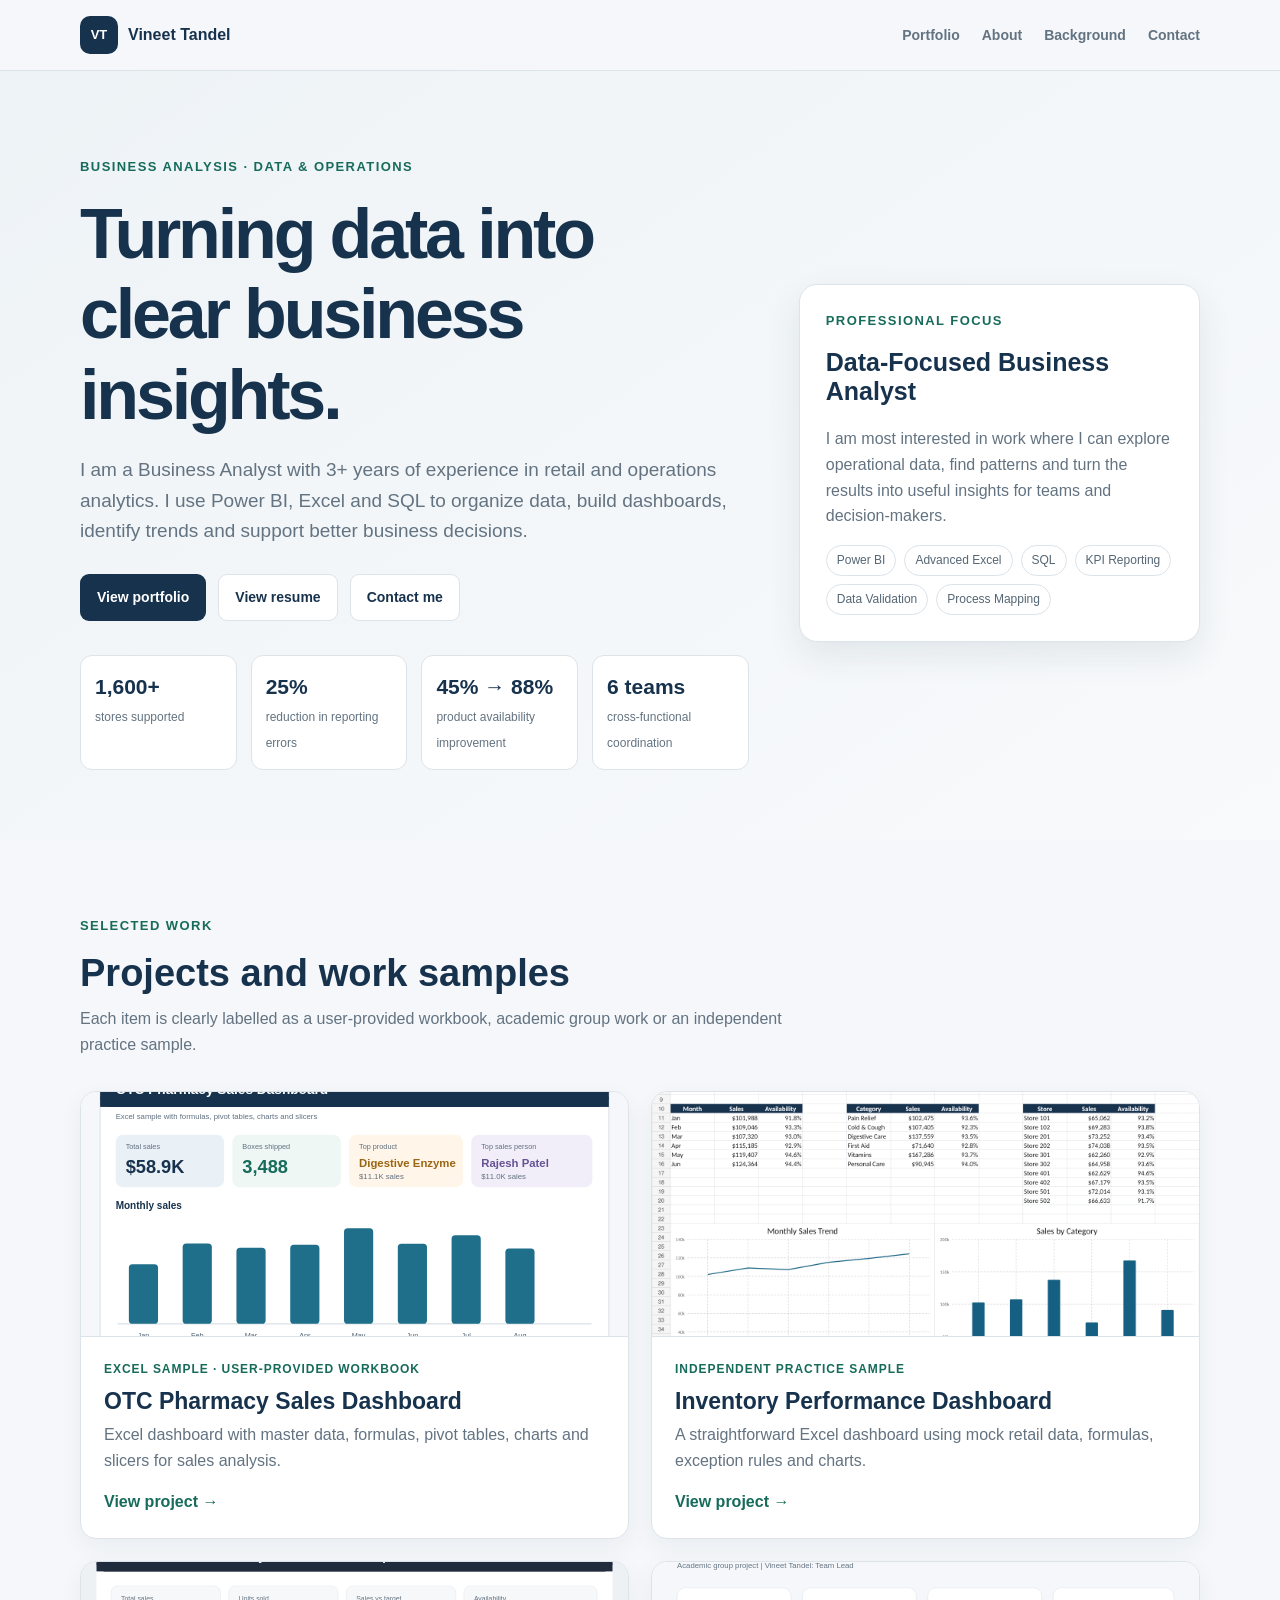
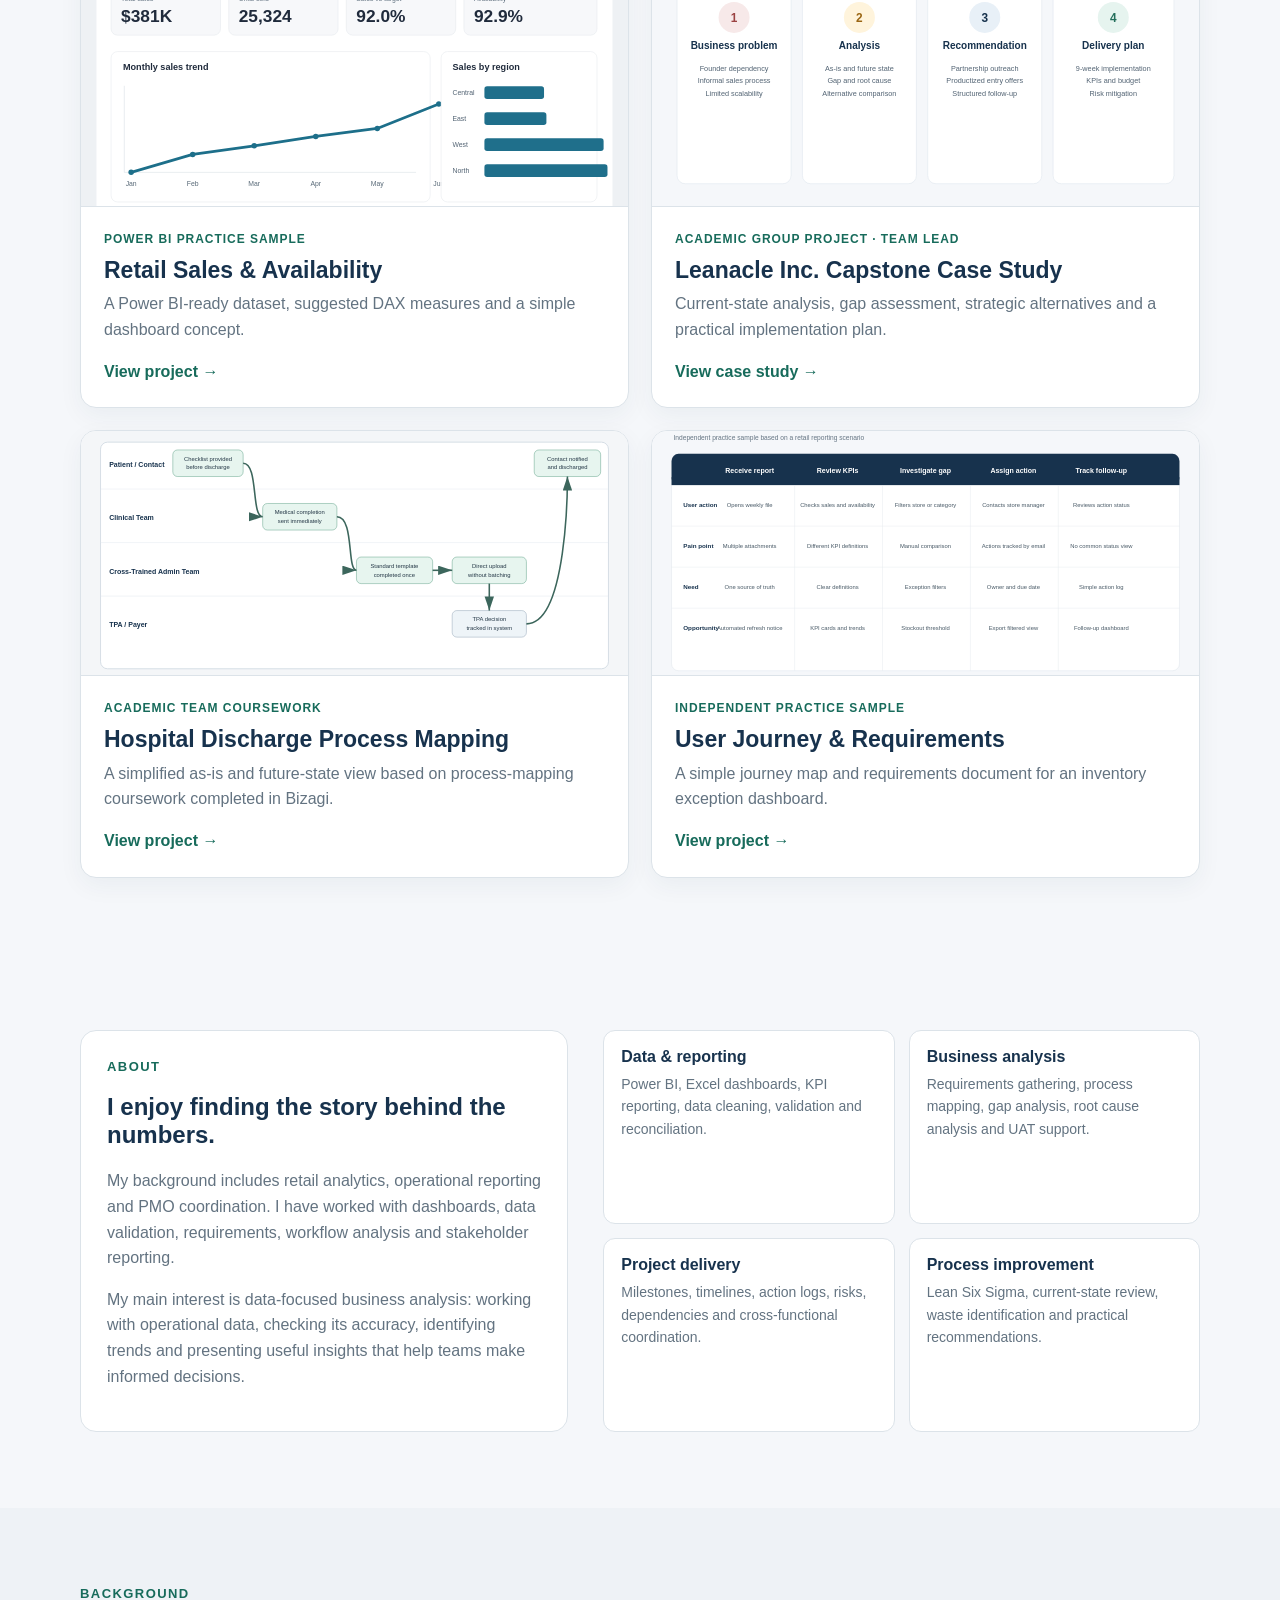
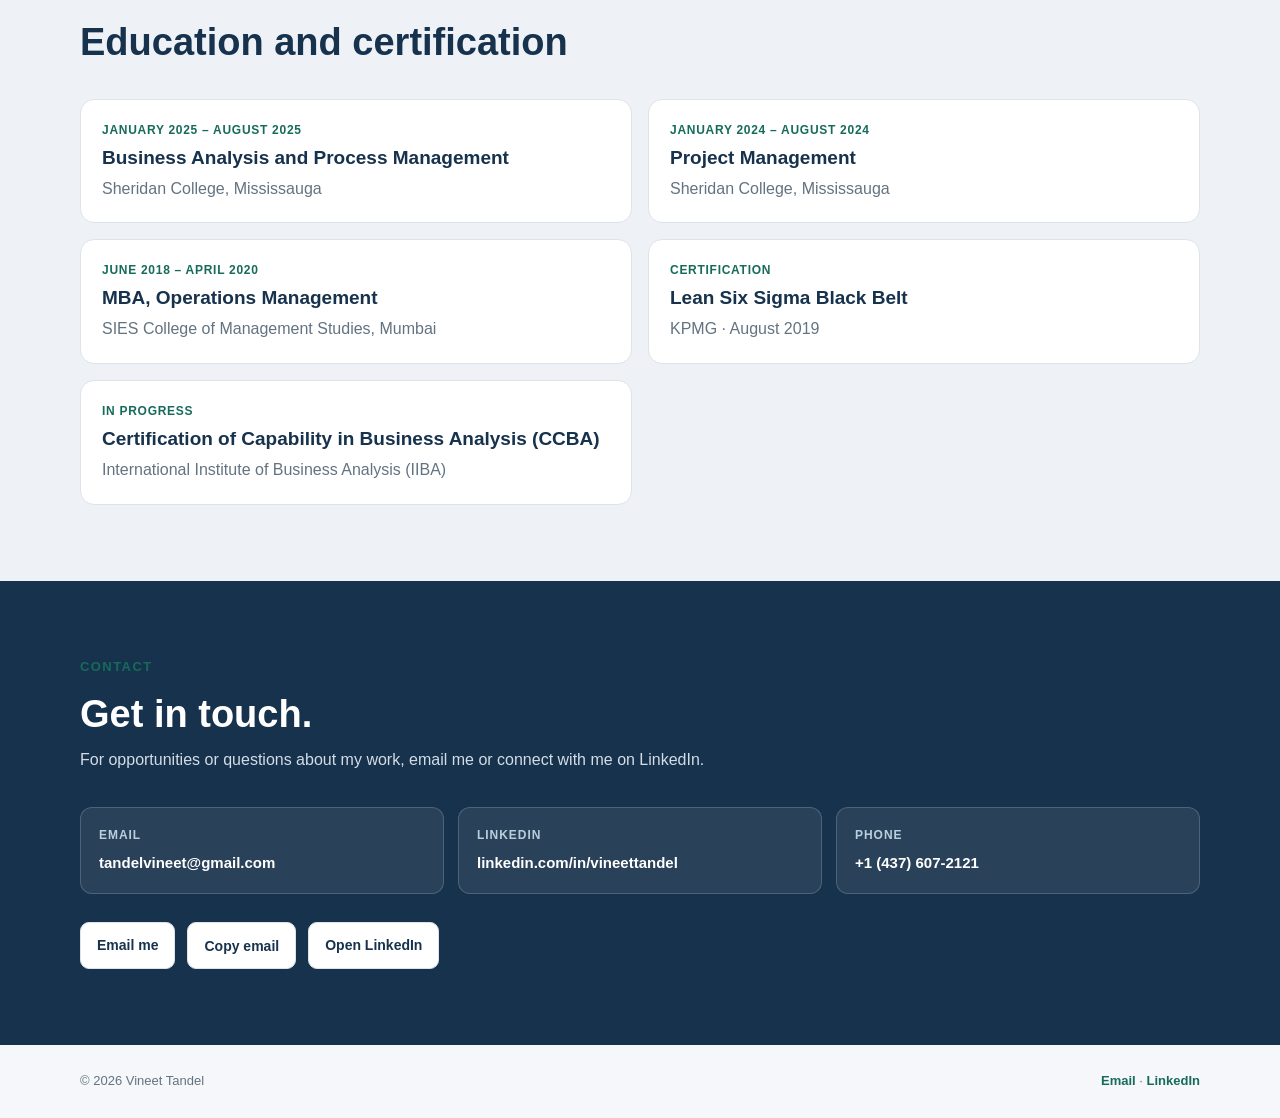
<file: index.html>
<!doctype html>
<html lang="en">
<head>
  <meta charset="utf-8">
  <meta name="viewport" content="width=device-width, initial-scale=1">
  <meta name="description" content="Vineet Tandel's portfolio showcasing data analysis, Power BI, Excel, business analysis and process improvement work.">
  <title>Vineet Tandel | Data-Focused Business Analyst</title>
  <link rel="stylesheet" href="styles.css">
</head>
<body>
  <header class="site-header">
    <div class="container nav">
      <a class="brand" href="index.html" aria-label="Vineet Tandel homepage">
        <span class="mark">VT</span>
        <span>Vineet Tandel</span>
      </a>
      <button class="menu" type="button" aria-expanded="false" aria-controls="site-links">Menu</button>
      <ul class="links" id="site-links">
        <li><a href="#work">Portfolio</a></li>
        <li><a href="#about">About</a></li>
        <li><a href="#background">Background</a></li>
        <li><a href="#contact">Contact</a></li>
      </ul>
    </div>
  </header>

  <main>
    <section class="hero">
      <div class="container hero-grid">
        <div>
          <div class="eyebrow">Business Analysis · Data &amp; Operations</div>
          <h1>Turning data into clear business insights.</h1>
          <p class="lead">
            I am a Business Analyst with 3+ years of experience in retail and operations analytics.
            I use Power BI, Excel and SQL to organize data, build dashboards, identify trends and
            support better business decisions.
          </p>
          <div class="actions">
            <a class="btn primary" href="#work">View portfolio</a>
            <a class="btn secondary" href="downloads/Vineet_Tandel_Resume.pdf">View resume</a>
            <a class="btn secondary" href="#contact">Contact me</a>
          </div>
          <div class="stats">
            <div class="stat"><strong>1,600+</strong><span>stores supported</span></div>
            <div class="stat"><strong>25%</strong><span>reduction in reporting errors</span></div>
            <div class="stat"><strong>45% → 88%</strong><span>product availability improvement</span></div>
            <div class="stat"><strong>6 teams</strong><span>cross-functional coordination</span></div>
          </div>
        </div>

        <aside class="profile-card">
          <div class="eyebrow">Professional focus</div>
          <h2>Data-Focused Business Analyst</h2>
          <p>
            I am most interested in work where I can explore operational data, find patterns and
            turn the results into useful insights for teams and decision-makers.
          </p>
          <div class="tag-row">
            <span class="tag">Power BI</span>
            <span class="tag">Advanced Excel</span>
            <span class="tag">SQL</span>
            <span class="tag">KPI Reporting</span>
            <span class="tag">Data Validation</span>
            <span class="tag">Process Mapping</span>
          </div>
        </aside>
      </div>
    </section>

    <section id="work">
      <div class="container">
        <div class="section-head">
          <div class="eyebrow">Selected work</div>
          <h2>Projects and work samples</h2>
          <p>
            Each item is clearly labelled as a user-provided workbook, academic group work or an
            independent practice sample.
          </p>
        </div>

        <div class="grid">
          <article class="card">
            <img src="assets/otc_excel_dashboard.svg" alt="OTC pharmacy sales Excel dashboard preview">
            <div class="card-body">
              <div class="label">Excel sample · User-provided workbook</div>
              <h3>OTC Pharmacy Sales Dashboard</h3>
              <p>Excel dashboard with master data, formulas, pivot tables, charts and slicers for sales analysis.</p>
              <a class="link" href="projects/excel-otc.html">View project →</a>
            </div>
          </article>

          <article class="card">
            <img src="assets/inventory_dashboard_preview.png" alt="Inventory performance Excel dashboard">
            <div class="card-body">
              <div class="label">Independent practice sample</div>
              <h3>Inventory Performance Dashboard</h3>
              <p>A straightforward Excel dashboard using mock retail data, formulas, exception rules and charts.</p>
              <a class="link" href="projects/excel-inventory.html">View project →</a>
            </div>
          </article>

          <article class="card">
            <img src="assets/powerbi_dashboard.svg" alt="Power BI retail dashboard concept">
            <div class="card-body">
              <div class="label">Power BI practice sample</div>
              <h3>Retail Sales &amp; Availability</h3>
              <p>A Power BI-ready dataset, suggested DAX measures and a simple dashboard concept.</p>
              <a class="link" href="projects/powerbi.html">View project →</a>
            </div>
          </article>

          <article class="card">
            <img src="assets/leanacle_case_study.svg" alt="Leanacle capstone case study preview">
            <div class="card-body">
              <div class="label">Academic group project · Team Lead</div>
              <h3>Leanacle Inc. Capstone Case Study</h3>
              <p>Current-state analysis, gap assessment, strategic alternatives and a practical implementation plan.</p>
              <a class="link" href="projects/capstone.html">View case study →</a>
            </div>
          </article>

          <article class="card">
            <img src="assets/hospital_process_future.svg" alt="Hospital discharge process map preview">
            <div class="card-body">
              <div class="label">Academic team coursework</div>
              <h3>Hospital Discharge Process Mapping</h3>
              <p>A simplified as-is and future-state view based on process-mapping coursework completed in Bizagi.</p>
              <a class="link" href="projects/process-mapping.html">View project →</a>
            </div>
          </article>

          <article class="card">
            <img src="assets/regional_manager_journey.svg" alt="Regional manager user journey map preview">
            <div class="card-body">
              <div class="label">Independent practice sample</div>
              <h3>User Journey &amp; Requirements</h3>
              <p>A simple journey map and requirements document for an inventory exception dashboard.</p>
              <a class="link" href="projects/journey-requirements.html">View project →</a>
            </div>
          </article>
        </div>
      </div>
    </section>

    <section id="about">
      <div class="container about">
        <div class="panel">
          <div class="eyebrow">About</div>
          <h2>I enjoy finding the story behind the numbers.</h2>
          <p>
            My background includes retail analytics, operational reporting and PMO coordination.
            I have worked with dashboards, data validation, requirements, workflow analysis and
            stakeholder reporting.
          </p>
          <p>
            My main interest is data-focused business analysis: working with operational data,
            checking its accuracy, identifying trends and presenting useful insights that help
            teams make informed decisions.
          </p>
        </div>

        <div class="skills">
          <div class="skill">
            <h3>Data &amp; reporting</h3>
            <p>Power BI, Excel dashboards, KPI reporting, data cleaning, validation and reconciliation.</p>
          </div>
          <div class="skill">
            <h3>Business analysis</h3>
            <p>Requirements gathering, process mapping, gap analysis, root cause analysis and UAT support.</p>
          </div>
          <div class="skill">
            <h3>Project delivery</h3>
            <p>Milestones, timelines, action logs, risks, dependencies and cross-functional coordination.</p>
          </div>
          <div class="skill">
            <h3>Process improvement</h3>
            <p>Lean Six Sigma, current-state review, waste identification and practical recommendations.</p>
          </div>
        </div>
      </div>
    </section>

    <section id="background" class="background-section">
      <div class="container">
        <div class="section-head">
          <div class="eyebrow">Background</div>
          <h2>Education and certification</h2>
        </div>
        <div class="credential-grid">
          <article class="credential">
            <span>January 2025 – August 2025</span>
            <h3>Business Analysis and Process Management</h3>
            <p>Sheridan College, Mississauga</p>
          </article>
          <article class="credential">
            <span>January 2024 – August 2024</span>
            <h3>Project Management</h3>
            <p>Sheridan College, Mississauga</p>
          </article>
          <article class="credential">
            <span>June 2018 – April 2020</span>
            <h3>MBA, Operations Management</h3>
            <p>SIES College of Management Studies, Mumbai</p>
          </article>
          <article class="credential">
            <span>Certification</span>
            <h3>Lean Six Sigma Black Belt</h3>
            <p>KPMG · August 2019</p>
          </article>
          <article class="credential">
            <span>In progress</span>
            <h3>Certification of Capability in Business Analysis (CCBA)</h3>
            <p>International Institute of Business Analysis (IIBA)</p>
          </article>
        </div>
      </div>
    </section>

    <section class="contact" id="contact">
      <div class="container">
        <div class="section-head">
          <div class="eyebrow">Contact</div>
          <h2>Get in touch.</h2>
          <p>For opportunities or questions about my work, email me or connect with me on LinkedIn.</p>
        </div>

        <div class="contact-grid">
          <a class="contact-card" href="mailto:tandelvineet@gmail.com">
            <span>Email</span>
            <strong>tandelvineet@gmail.com</strong>
          </a>
          <a class="contact-card" href="https://www.linkedin.com/in/vineettandel/" target="_blank" rel="noopener noreferrer">
            <span>LinkedIn</span>
            <strong>linkedin.com/in/vineettandel</strong>
          </a>
          <a class="contact-card" href="tel:+14376072121">
            <span>Phone</span>
            <strong>+1 (437) 607-2121</strong>
          </a>
        </div>

        <div class="actions">
          <a class="btn secondary" href="mailto:tandelvineet@gmail.com">Email me</a>
          <button class="btn secondary copy-email" type="button" data-email="tandelvineet@gmail.com">Copy email</button>
          <a class="btn secondary" href="https://www.linkedin.com/in/vineettandel/" target="_blank" rel="noopener noreferrer">Open LinkedIn</a>
          <span class="copy-status" aria-live="polite"></span>
        </div>
      </div>
    </section>
  </main>

  <footer class="site-footer">
    <div class="container footer">
      <span>© <span data-year></span> Vineet Tandel</span>
      <span>
        <a href="mailto:tandelvineet@gmail.com">Email</a>
        ·
        <a href="https://www.linkedin.com/in/vineettandel/" target="_blank" rel="noopener noreferrer">LinkedIn</a>
      </span>
    </div>
  </footer>

  <script src="script.js"></script>
</body>
</html>
</file>
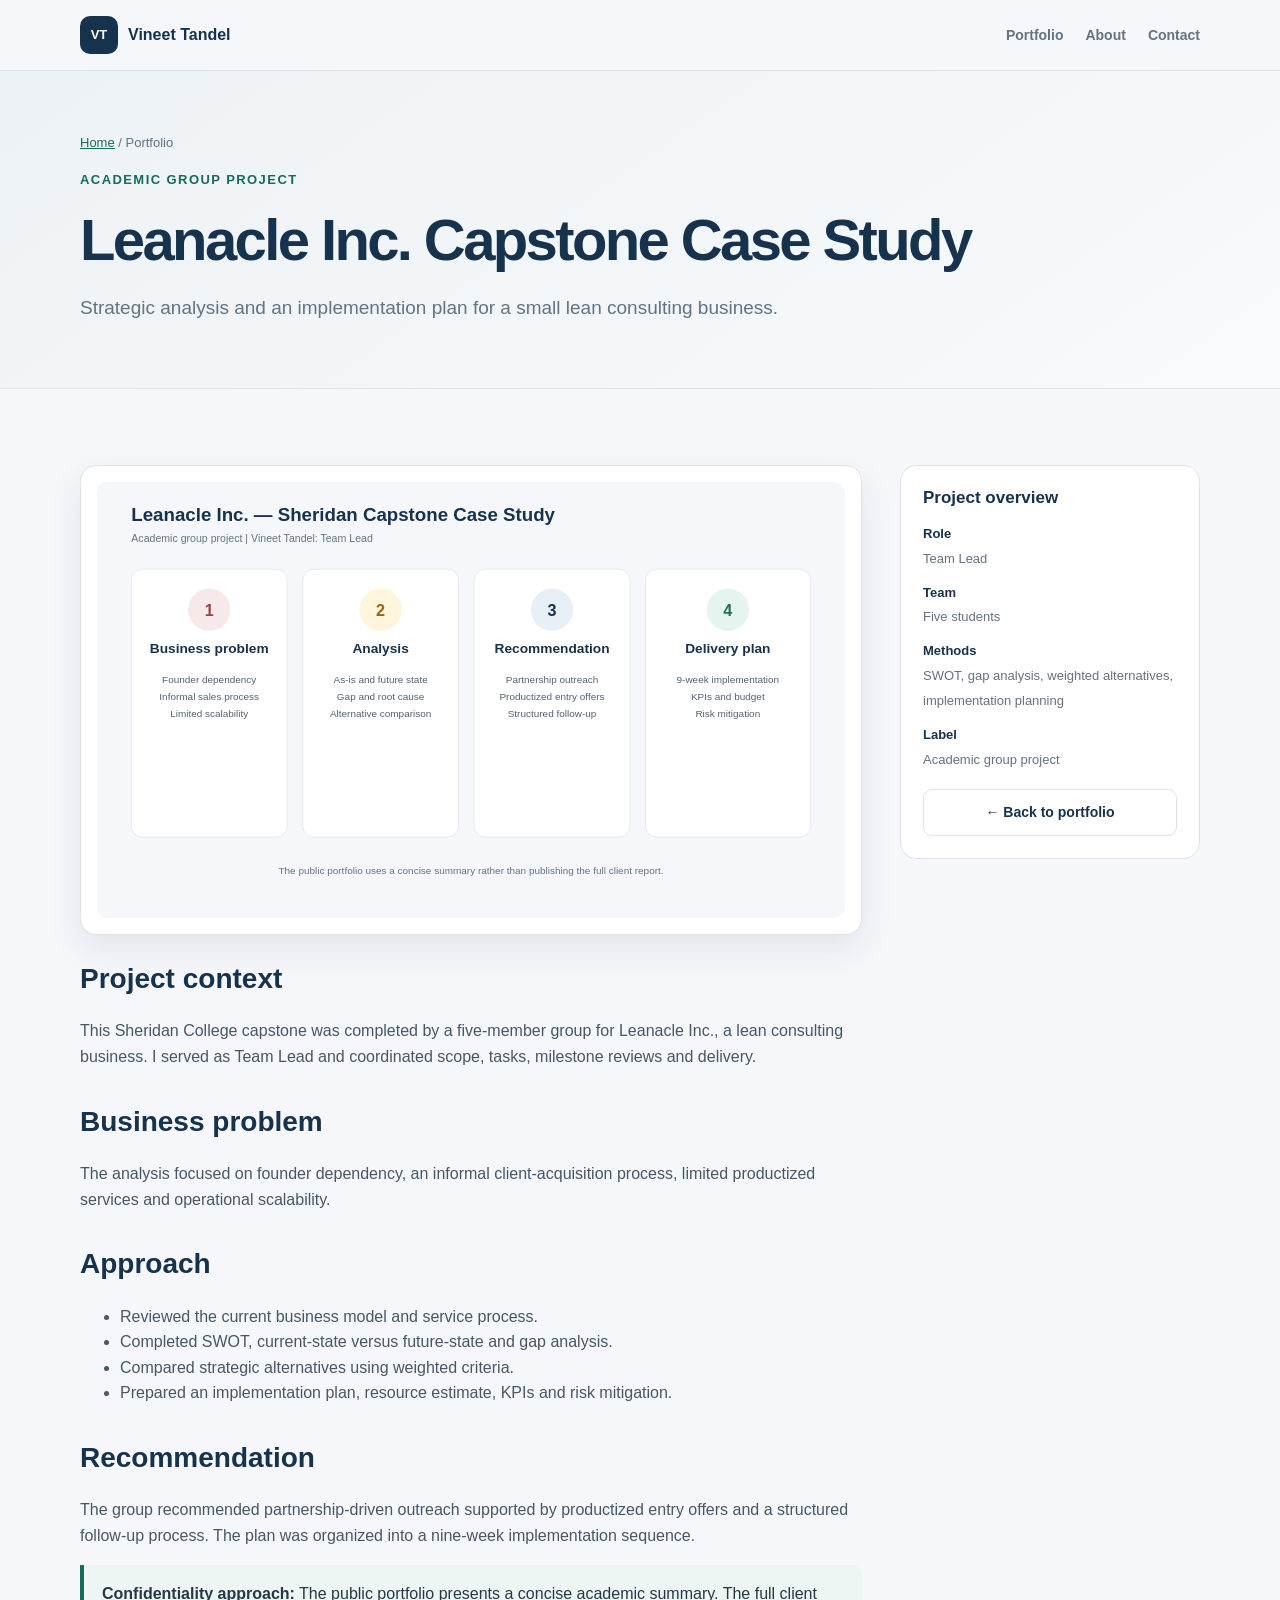
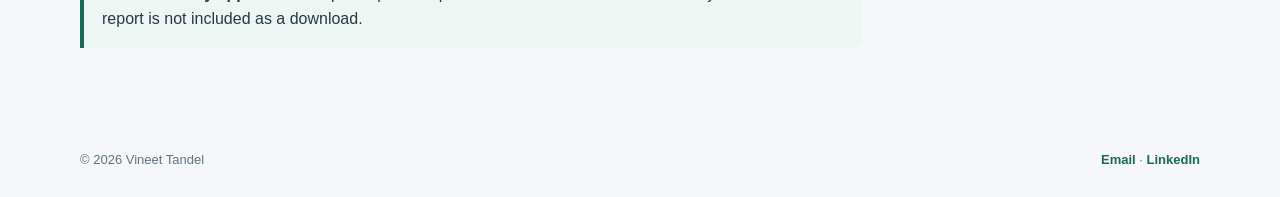
<file: projects/capstone.html>
<!doctype html><html lang="en"><head><meta charset="utf-8"><meta name="viewport" content="width=device-width,initial-scale=1"><title>Leanacle Inc. Capstone Case Study | Vineet Tandel</title><link rel="stylesheet" href="../styles.css"></head><body><header class="site-header"><div class="container nav"><a class="brand" href="../index.html"><span class="mark">VT</span><span>Vineet Tandel</span></a><button class="menu" aria-expanded="false">Menu</button><ul class="links"><li><a href="../index.html#work">Portfolio</a></li><li><a href="../index.html#about">About</a></li><li><a href="../index.html#contact">Contact</a></li></ul></div></header><main><section class="project-hero"><div class="container"><div class="crumb"><a href="../index.html">Home</a> / Portfolio</div><div class="eyebrow">Academic group project</div><h1>Leanacle Inc. Capstone Case Study</h1><p class="lead">Strategic analysis and an implementation plan for a small lean consulting business.</p></div></section><section><div class="container project-layout"><article class="body"><div class="artifact"><img src="../assets/leanacle_case_study.svg" alt="Leanacle Inc. Capstone Case Study preview"></div><h2>Project context</h2><p>This Sheridan College capstone was completed by a five-member group for Leanacle Inc., a lean consulting business. I served as Team Lead and coordinated scope, tasks, milestone reviews and delivery.</p><h2>Business problem</h2><p>The analysis focused on founder dependency, an informal client-acquisition process, limited productized services and operational scalability.</p><h2>Approach</h2><ul><li>Reviewed the current business model and service process.</li><li>Completed SWOT, current-state versus future-state and gap analysis.</li><li>Compared strategic alternatives using weighted criteria.</li><li>Prepared an implementation plan, resource estimate, KPIs and risk mitigation.</li></ul><h2>Recommendation</h2><p>The group recommended partnership-driven outreach supported by productized entry offers and a structured follow-up process. The plan was organized into a nine-week implementation sequence.</p><div class="note"><strong>Confidentiality approach:</strong> The public portfolio presents a concise academic summary. The full client report is not included as a download.</div></article><aside class="side"><h3>Project overview</h3><ul class="meta"><li><strong>Role</strong><span>Team Lead</span></li><li><strong>Team</strong><span>Five students</span></li><li><strong>Methods</strong><span>SWOT, gap analysis, weighted alternatives, implementation planning</span></li><li><strong>Label</strong><span>Academic group project</span></li></ul><div class="download-list"><a class="btn secondary" href="../index.html#work">← Back to portfolio</a></div></aside></div></section></main><footer class="site-footer"><div class="container footer"><span>© <span data-year></span> Vineet Tandel</span><span><a href="mailto:tandelvineet@gmail.com">Email</a> · <a href="https://www.linkedin.com/in/vineettandel/" target="_blank" rel="noopener noreferrer">LinkedIn</a></span></div></footer><script src="../script.js"></script></body></html>
</file>
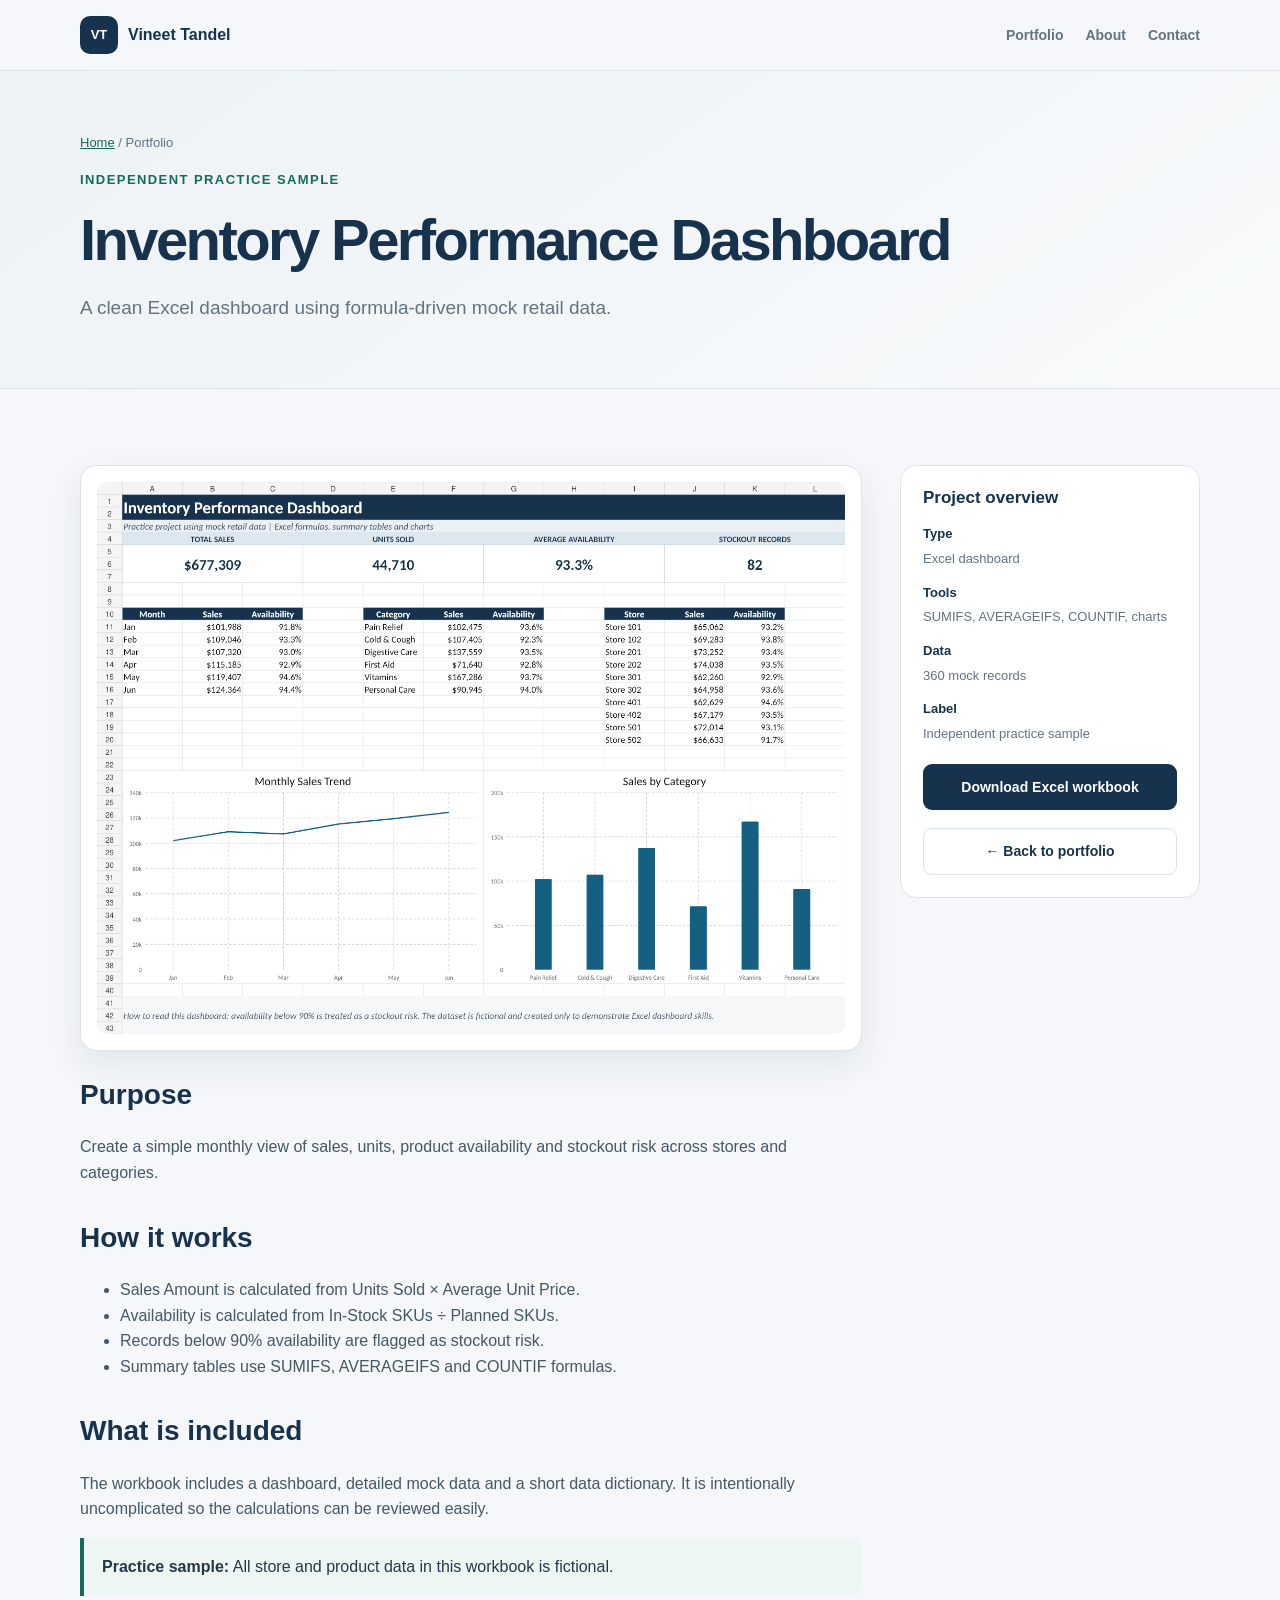
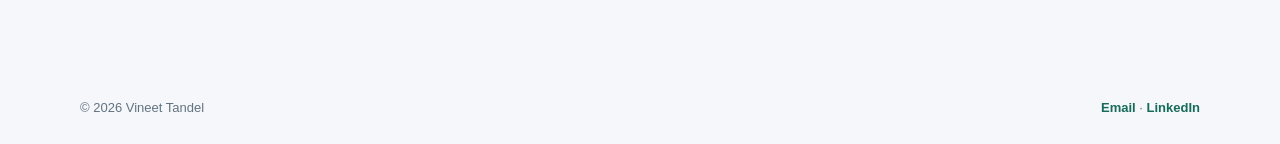
<file: projects/excel-inventory.html>
<!doctype html><html lang="en"><head><meta charset="utf-8"><meta name="viewport" content="width=device-width,initial-scale=1"><title>Inventory Performance Dashboard | Vineet Tandel</title><link rel="stylesheet" href="../styles.css"></head><body><header class="site-header"><div class="container nav"><a class="brand" href="../index.html"><span class="mark">VT</span><span>Vineet Tandel</span></a><button class="menu" aria-expanded="false">Menu</button><ul class="links"><li><a href="../index.html#work">Portfolio</a></li><li><a href="../index.html#about">About</a></li><li><a href="../index.html#contact">Contact</a></li></ul></div></header><main><section class="project-hero"><div class="container"><div class="crumb"><a href="../index.html">Home</a> / Portfolio</div><div class="eyebrow">Independent practice sample</div><h1>Inventory Performance Dashboard</h1><p class="lead">A clean Excel dashboard using formula-driven mock retail data.</p></div></section><section><div class="container project-layout"><article class="body"><div class="artifact"><img src="../assets/inventory_dashboard_preview.png" alt="Inventory Performance Dashboard preview"></div><h2>Purpose</h2><p>Create a simple monthly view of sales, units, product availability and stockout risk across stores and categories.</p><h2>How it works</h2><ul><li>Sales Amount is calculated from Units Sold × Average Unit Price.</li><li>Availability is calculated from In-Stock SKUs ÷ Planned SKUs.</li><li>Records below 90% availability are flagged as stockout risk.</li><li>Summary tables use SUMIFS, AVERAGEIFS and COUNTIF formulas.</li></ul><h2>What is included</h2><p>The workbook includes a dashboard, detailed mock data and a short data dictionary. It is intentionally uncomplicated so the calculations can be reviewed easily.</p><div class="note"><strong>Practice sample:</strong> All store and product data in this workbook is fictional.</div></article><aside class="side"><h3>Project overview</h3><ul class="meta"><li><strong>Type</strong><span>Excel dashboard</span></li><li><strong>Tools</strong><span>SUMIFS, AVERAGEIFS, COUNTIF, charts</span></li><li><strong>Data</strong><span>360 mock records</span></li><li><strong>Label</strong><span>Independent practice sample</span></li></ul><div class="download-list"><a class="btn primary" href="../downloads/Inventory_Performance_Dashboard.xlsx">Download Excel workbook</a></div><div class="download-list"><a class="btn secondary" href="../index.html#work">← Back to portfolio</a></div></aside></div></section></main><footer class="site-footer"><div class="container footer"><span>© <span data-year></span> Vineet Tandel</span><span><a href="mailto:tandelvineet@gmail.com">Email</a> · <a href="https://www.linkedin.com/in/vineettandel/" target="_blank" rel="noopener noreferrer">LinkedIn</a></span></div></footer><script src="../script.js"></script></body></html>
</file>
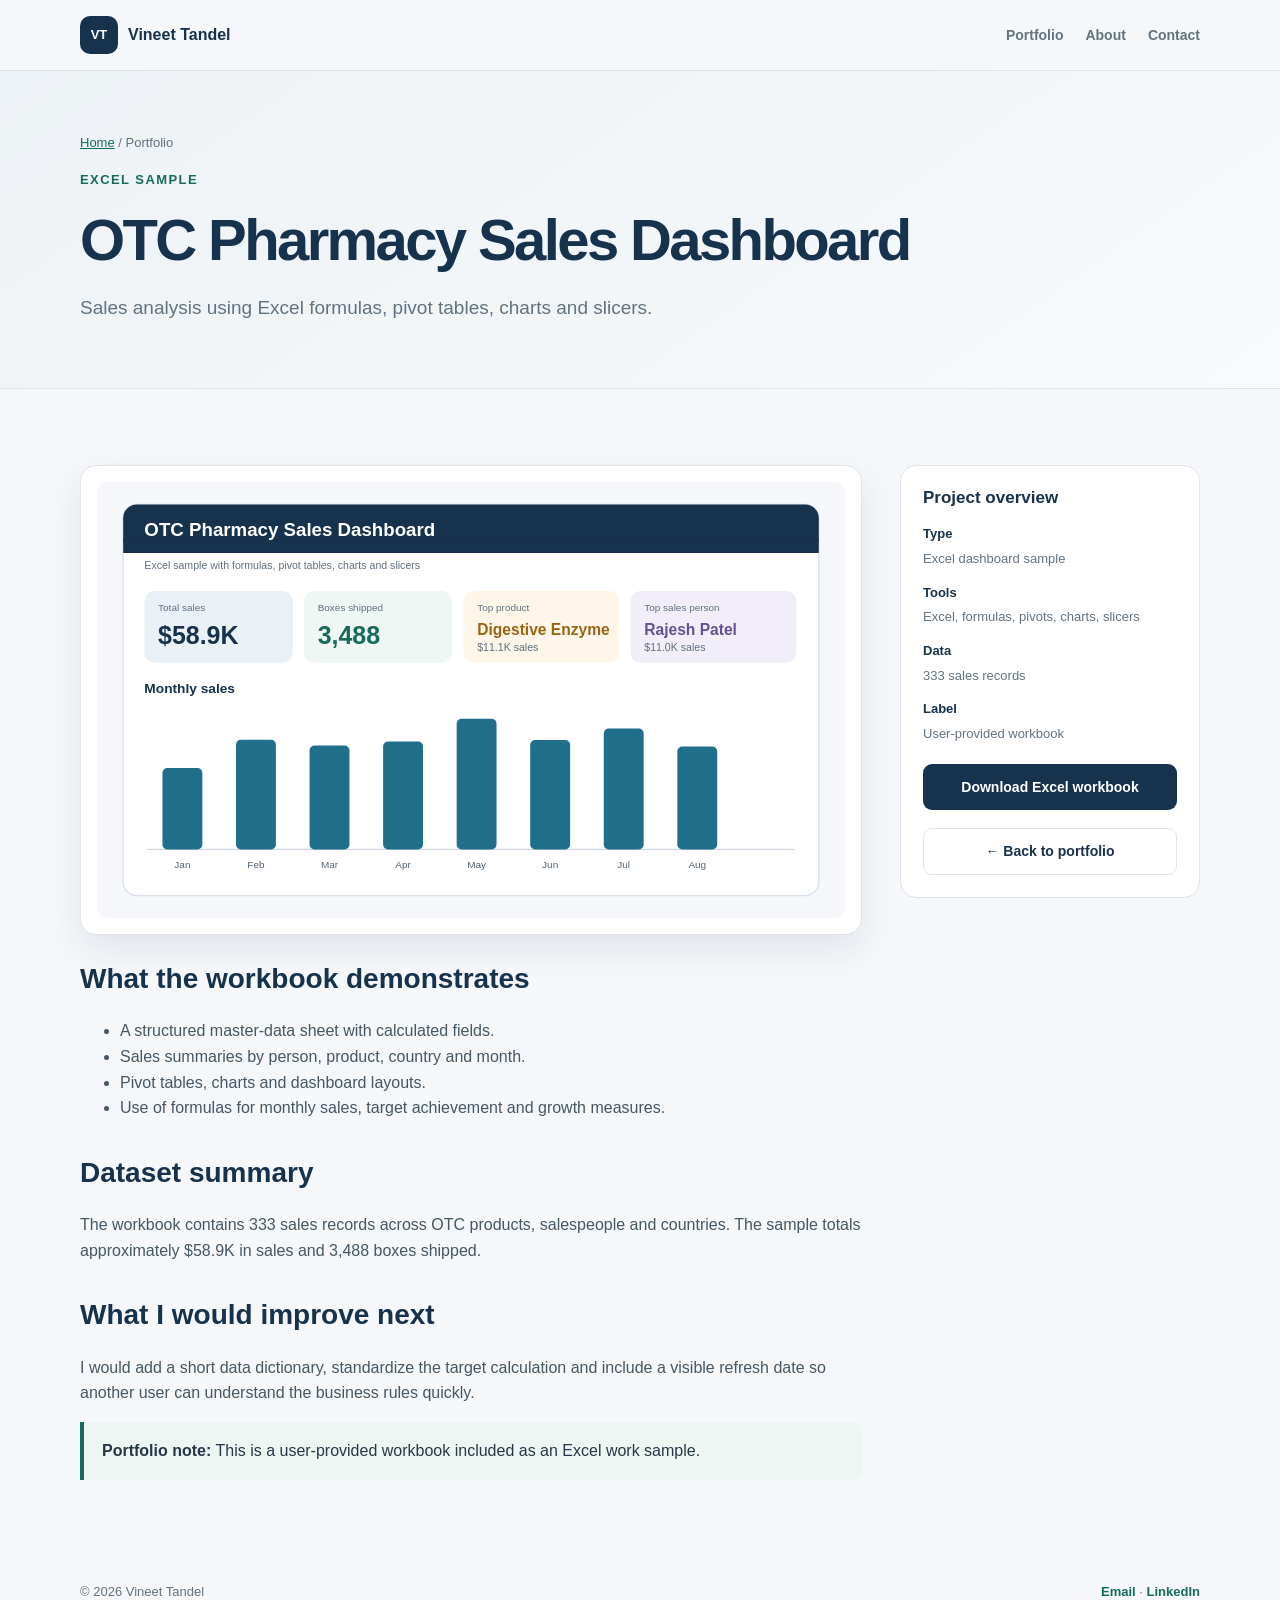
<file: projects/excel-otc.html>
<!doctype html><html lang="en"><head><meta charset="utf-8"><meta name="viewport" content="width=device-width,initial-scale=1"><title>OTC Pharmacy Sales Dashboard | Vineet Tandel</title><link rel="stylesheet" href="../styles.css"></head><body><header class="site-header"><div class="container nav"><a class="brand" href="../index.html"><span class="mark">VT</span><span>Vineet Tandel</span></a><button class="menu" aria-expanded="false">Menu</button><ul class="links"><li><a href="../index.html#work">Portfolio</a></li><li><a href="../index.html#about">About</a></li><li><a href="../index.html#contact">Contact</a></li></ul></div></header><main><section class="project-hero"><div class="container"><div class="crumb"><a href="../index.html">Home</a> / Portfolio</div><div class="eyebrow">Excel sample</div><h1>OTC Pharmacy Sales Dashboard</h1><p class="lead">Sales analysis using Excel formulas, pivot tables, charts and slicers.</p></div></section><section><div class="container project-layout"><article class="body"><div class="artifact"><img src="../assets/otc_excel_dashboard.svg" alt="OTC Pharmacy Sales Dashboard preview"></div><h2>What the workbook demonstrates</h2><ul><li>A structured master-data sheet with calculated fields.</li><li>Sales summaries by person, product, country and month.</li><li>Pivot tables, charts and dashboard layouts.</li><li>Use of formulas for monthly sales, target achievement and growth measures.</li></ul><h2>Dataset summary</h2><p>The workbook contains 333 sales records across OTC products, salespeople and countries. The sample totals approximately $58.9K in sales and 3,488 boxes shipped.</p><h2>What I would improve next</h2><p>I would add a short data dictionary, standardize the target calculation and include a visible refresh date so another user can understand the business rules quickly.</p><div class="note"><strong>Portfolio note:</strong> This is a user-provided workbook included as an Excel work sample.</div></article><aside class="side"><h3>Project overview</h3><ul class="meta"><li><strong>Type</strong><span>Excel dashboard sample</span></li><li><strong>Tools</strong><span>Excel, formulas, pivots, charts, slicers</span></li><li><strong>Data</strong><span>333 sales records</span></li><li><strong>Label</strong><span>User-provided workbook</span></li></ul><div class="download-list"><a class="btn primary" href="../downloads/OTC_Pharmacy_Sales_Dashboard.xlsx">Download Excel workbook</a></div><div class="download-list"><a class="btn secondary" href="../index.html#work">← Back to portfolio</a></div></aside></div></section></main><footer class="site-footer"><div class="container footer"><span>© <span data-year></span> Vineet Tandel</span><span><a href="mailto:tandelvineet@gmail.com">Email</a> · <a href="https://www.linkedin.com/in/vineettandel/" target="_blank" rel="noopener noreferrer">LinkedIn</a></span></div></footer><script src="../script.js"></script></body></html>
</file>
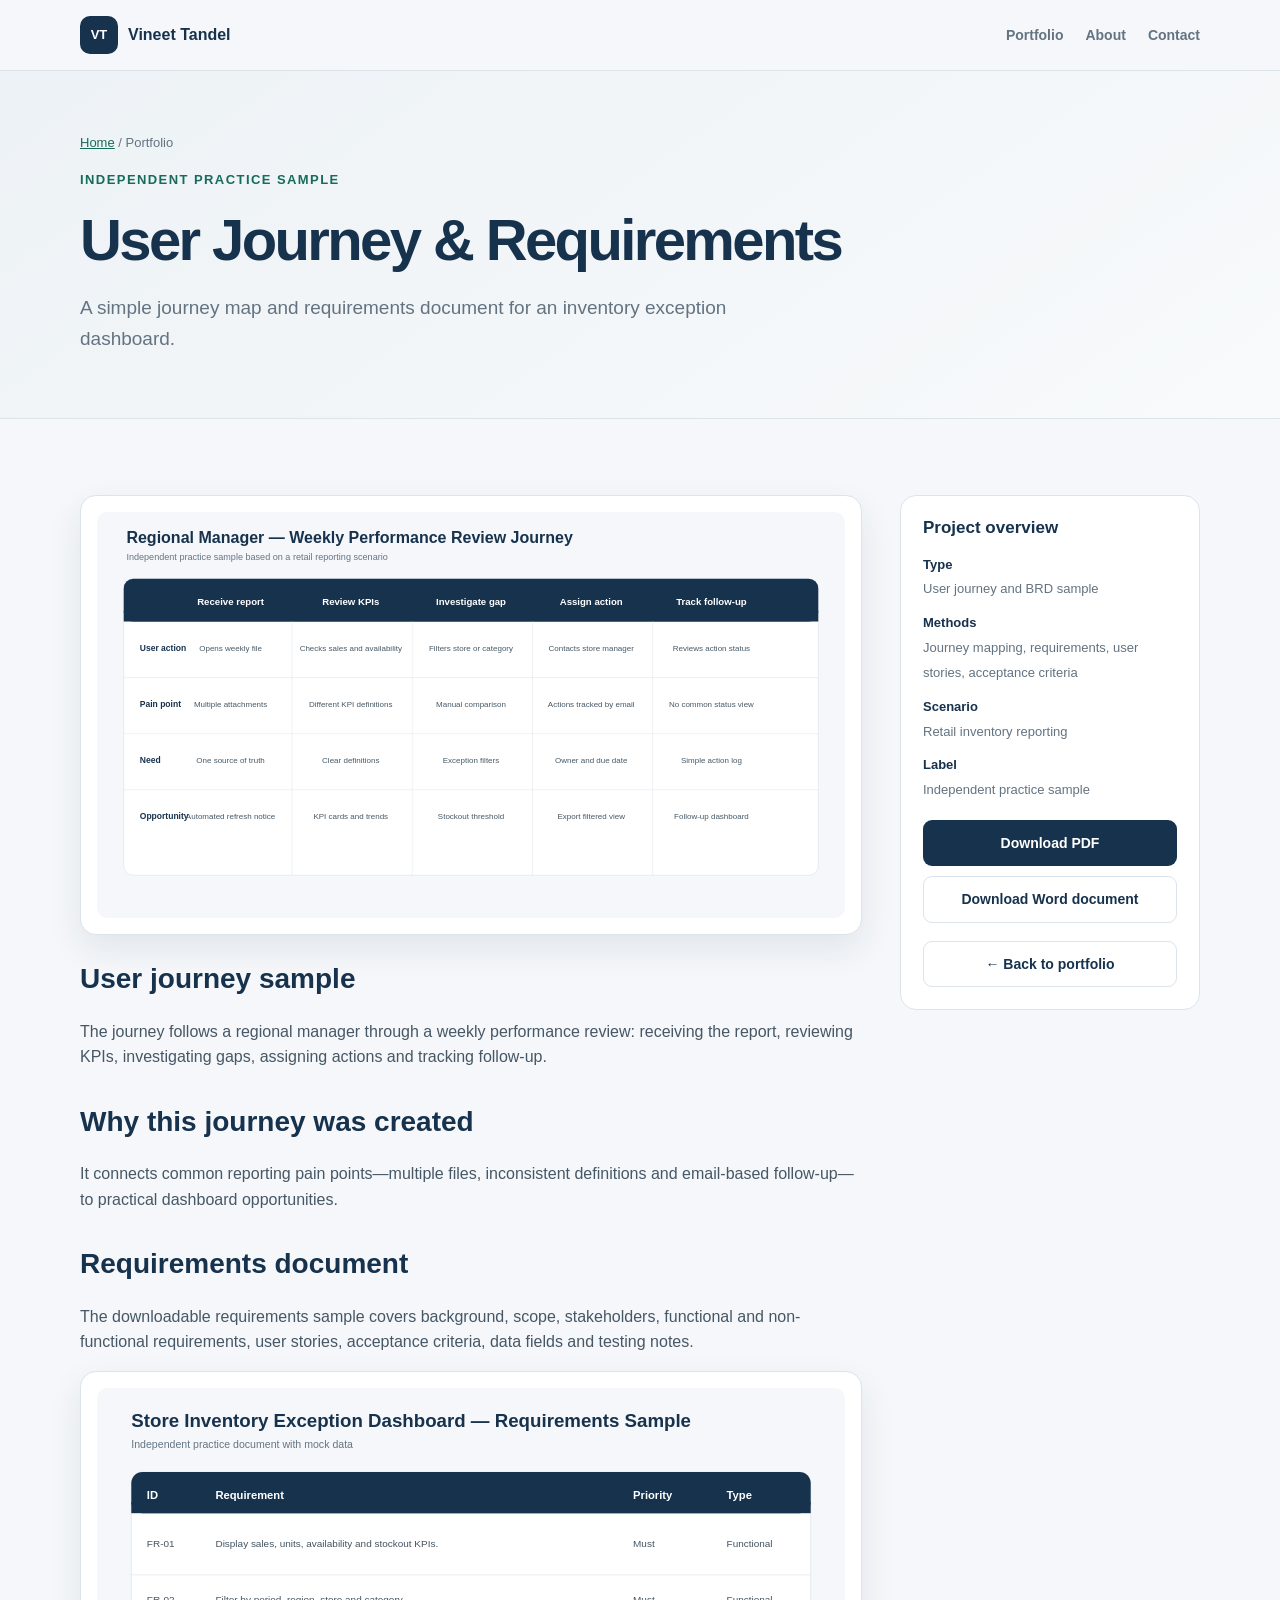
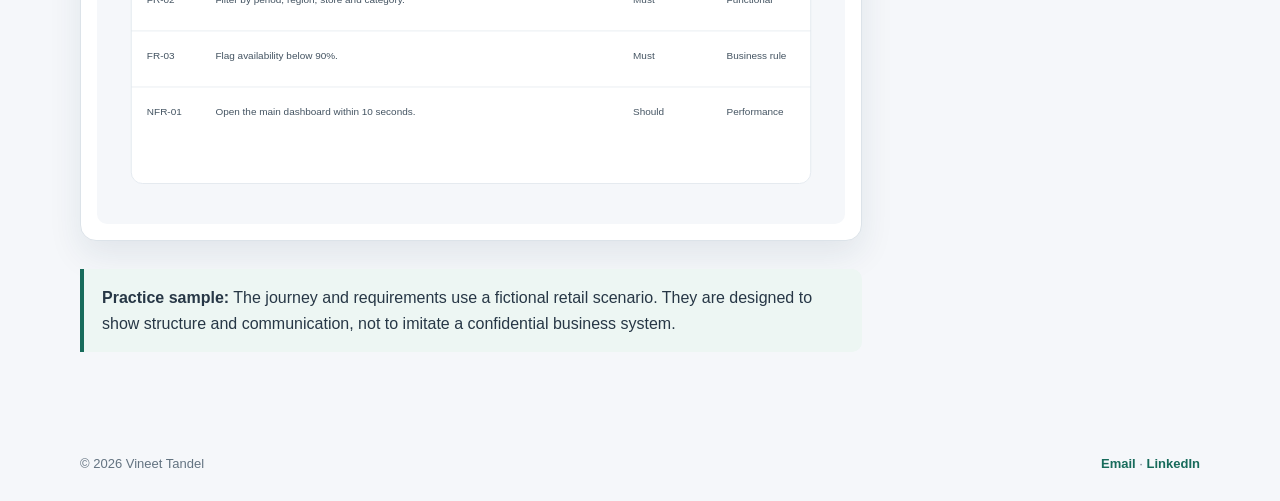
<file: projects/journey-requirements.html>
<!doctype html><html lang="en"><head><meta charset="utf-8"><meta name="viewport" content="width=device-width,initial-scale=1"><title>User Journey &amp; Requirements | Vineet Tandel</title><link rel="stylesheet" href="../styles.css"></head><body><header class="site-header"><div class="container nav"><a class="brand" href="../index.html"><span class="mark">VT</span><span>Vineet Tandel</span></a><button class="menu" aria-expanded="false">Menu</button><ul class="links"><li><a href="../index.html#work">Portfolio</a></li><li><a href="../index.html#about">About</a></li><li><a href="../index.html#contact">Contact</a></li></ul></div></header><main><section class="project-hero"><div class="container"><div class="crumb"><a href="../index.html">Home</a> / Portfolio</div><div class="eyebrow">Independent practice sample</div><h1>User Journey & Requirements</h1><p class="lead">A simple journey map and requirements document for an inventory exception dashboard.</p></div></section><section><div class="container project-layout"><article class="body"><div class="artifact"><img src="../assets/regional_manager_journey.svg" alt="User Journey &amp; Requirements preview"></div><h2>User journey sample</h2><p>The journey follows a regional manager through a weekly performance review: receiving the report, reviewing KPIs, investigating gaps, assigning actions and tracking follow-up.</p><h2>Why this journey was created</h2><p>It connects common reporting pain points—multiple files, inconsistent definitions and email-based follow-up—to practical dashboard opportunities.</p><h2>Requirements document</h2><p>The downloadable requirements sample covers background, scope, stakeholders, functional and non-functional requirements, user stories, acceptance criteria, data fields and testing notes.</p><div class="artifact"><img src="../assets/requirements_preview.svg" alt="Requirements document preview"></div><div class="note"><strong>Practice sample:</strong> The journey and requirements use a fictional retail scenario. They are designed to show structure and communication, not to imitate a confidential business system.</div></article><aside class="side"><h3>Project overview</h3><ul class="meta"><li><strong>Type</strong><span>User journey and BRD sample</span></li><li><strong>Methods</strong><span>Journey mapping, requirements, user stories, acceptance criteria</span></li><li><strong>Scenario</strong><span>Retail inventory reporting</span></li><li><strong>Label</strong><span>Independent practice sample</span></li></ul><div class="download-list"><a class="btn primary" href="../downloads/Store_Inventory_Dashboard_Requirements.pdf">Download PDF</a><a class="btn secondary" href="../downloads/Store_Inventory_Dashboard_Requirements.docx">Download Word document</a></div><div class="download-list"><a class="btn secondary" href="../index.html#work">← Back to portfolio</a></div></aside></div></section></main><footer class="site-footer"><div class="container footer"><span>© <span data-year></span> Vineet Tandel</span><span><a href="mailto:tandelvineet@gmail.com">Email</a> · <a href="https://www.linkedin.com/in/vineettandel/" target="_blank" rel="noopener noreferrer">LinkedIn</a></span></div></footer><script src="../script.js"></script></body></html>
</file>
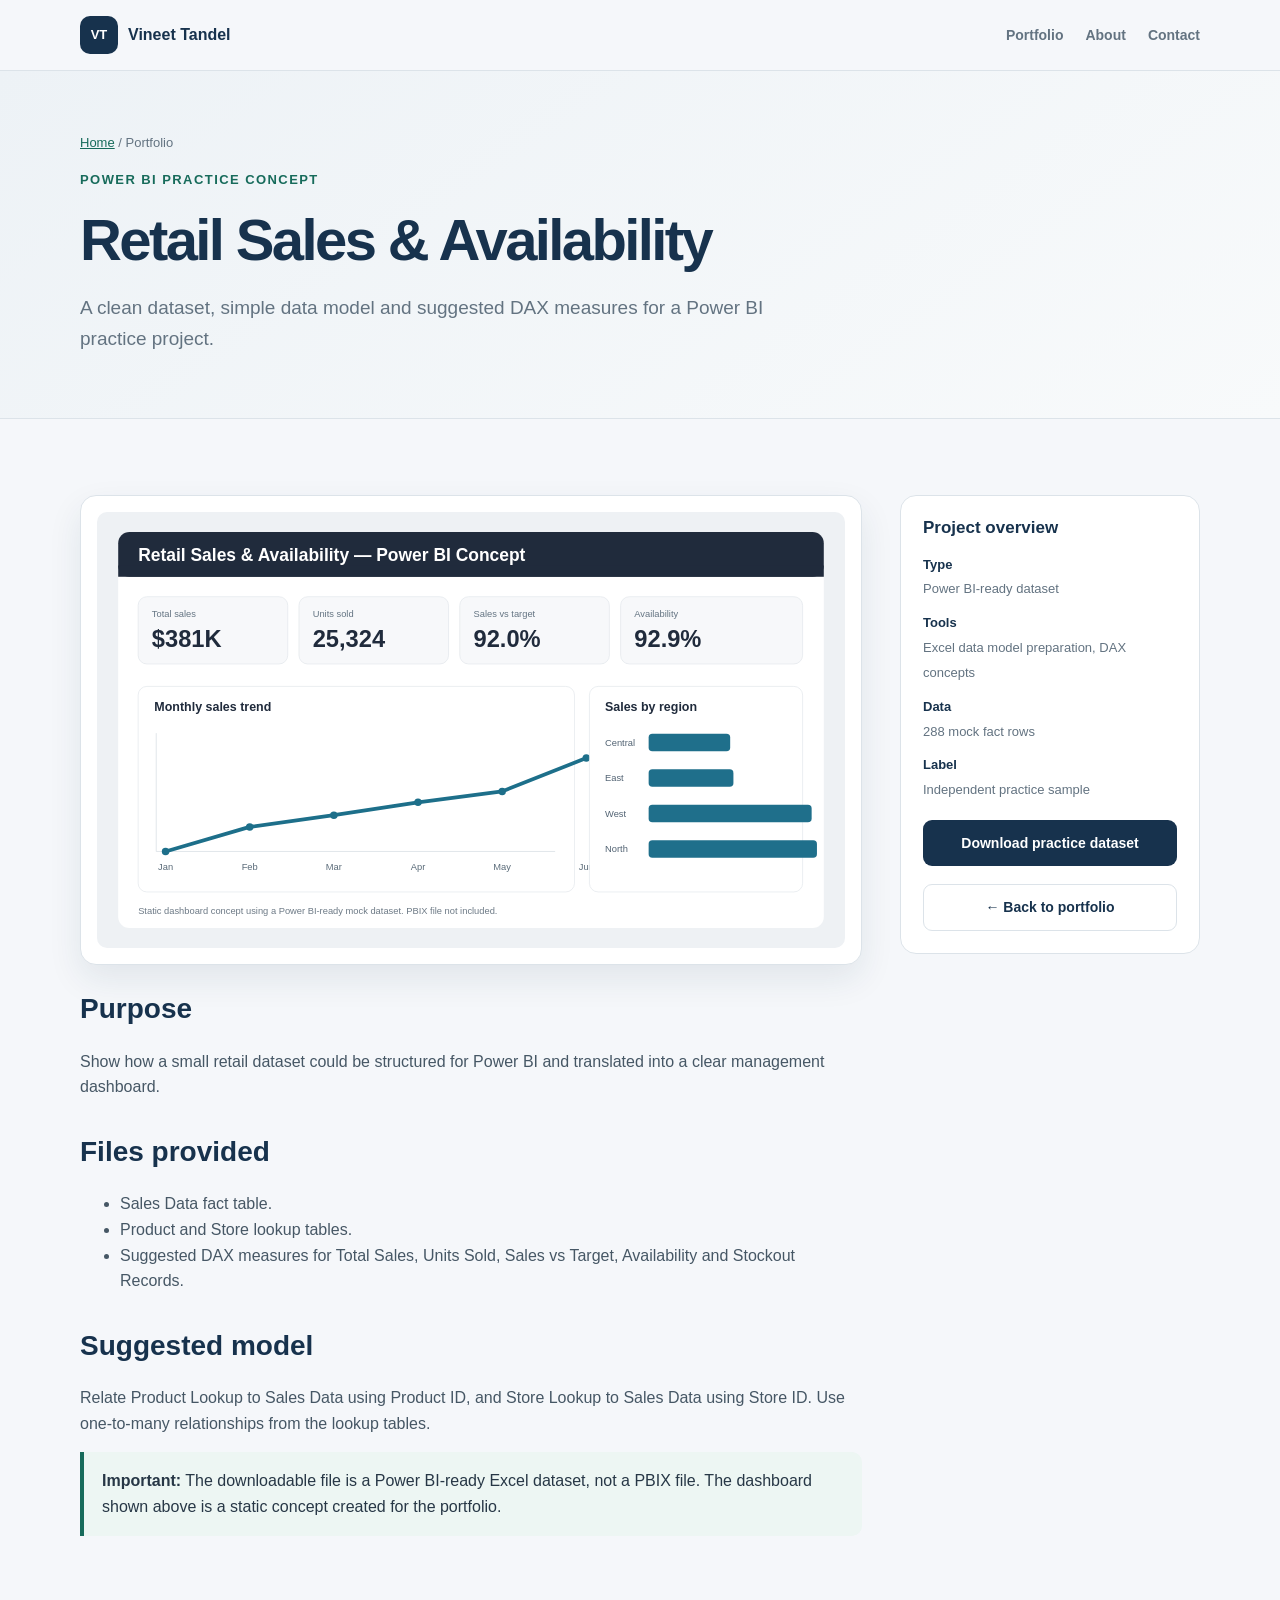
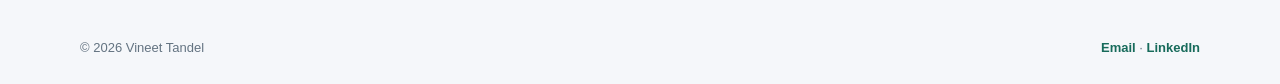
<file: projects/powerbi.html>
<!doctype html><html lang="en"><head><meta charset="utf-8"><meta name="viewport" content="width=device-width,initial-scale=1"><title>Retail Sales &amp; Availability | Vineet Tandel</title><link rel="stylesheet" href="../styles.css"></head><body><header class="site-header"><div class="container nav"><a class="brand" href="../index.html"><span class="mark">VT</span><span>Vineet Tandel</span></a><button class="menu" aria-expanded="false">Menu</button><ul class="links"><li><a href="../index.html#work">Portfolio</a></li><li><a href="../index.html#about">About</a></li><li><a href="../index.html#contact">Contact</a></li></ul></div></header><main><section class="project-hero"><div class="container"><div class="crumb"><a href="../index.html">Home</a> / Portfolio</div><div class="eyebrow">Power BI practice concept</div><h1>Retail Sales & Availability</h1><p class="lead">A clean dataset, simple data model and suggested DAX measures for a Power BI practice project.</p></div></section><section><div class="container project-layout"><article class="body"><div class="artifact"><img src="../assets/powerbi_dashboard.svg" alt="Retail Sales &amp; Availability preview"></div><h2>Purpose</h2><p>Show how a small retail dataset could be structured for Power BI and translated into a clear management dashboard.</p><h2>Files provided</h2><ul><li>Sales Data fact table.</li><li>Product and Store lookup tables.</li><li>Suggested DAX measures for Total Sales, Units Sold, Sales vs Target, Availability and Stockout Records.</li></ul><h2>Suggested model</h2><p>Relate Product Lookup to Sales Data using Product ID, and Store Lookup to Sales Data using Store ID. Use one-to-many relationships from the lookup tables.</p><div class="note"><strong>Important:</strong> The downloadable file is a Power BI-ready Excel dataset, not a PBIX file. The dashboard shown above is a static concept created for the portfolio.</div></article><aside class="side"><h3>Project overview</h3><ul class="meta"><li><strong>Type</strong><span>Power BI-ready dataset</span></li><li><strong>Tools</strong><span>Excel data model preparation, DAX concepts</span></li><li><strong>Data</strong><span>288 mock fact rows</span></li><li><strong>Label</strong><span>Independent practice sample</span></li></ul><div class="download-list"><a class="btn primary" href="../downloads/PowerBI_Retail_Practice_Dataset.xlsx">Download practice dataset</a></div><div class="download-list"><a class="btn secondary" href="../index.html#work">← Back to portfolio</a></div></aside></div></section></main><footer class="site-footer"><div class="container footer"><span>© <span data-year></span> Vineet Tandel</span><span><a href="mailto:tandelvineet@gmail.com">Email</a> · <a href="https://www.linkedin.com/in/vineettandel/" target="_blank" rel="noopener noreferrer">LinkedIn</a></span></div></footer><script src="../script.js"></script></body></html>
</file>
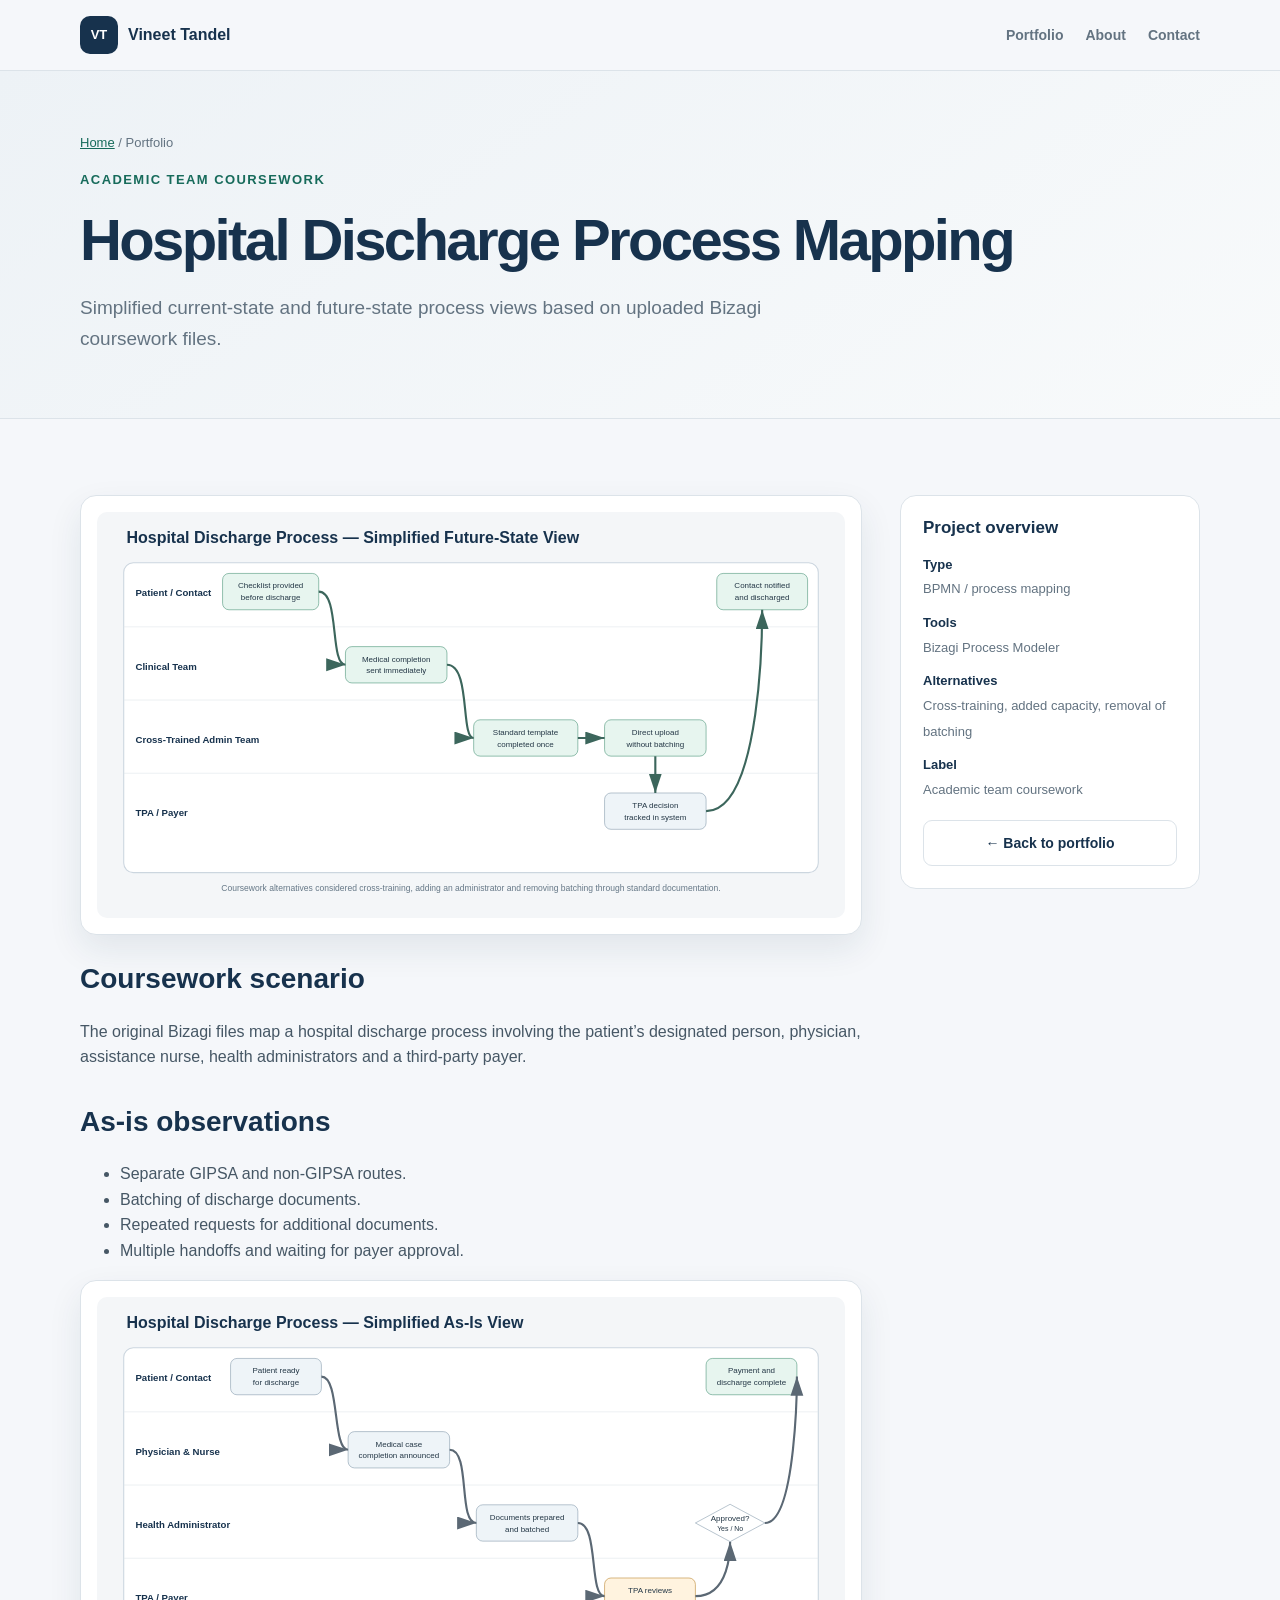
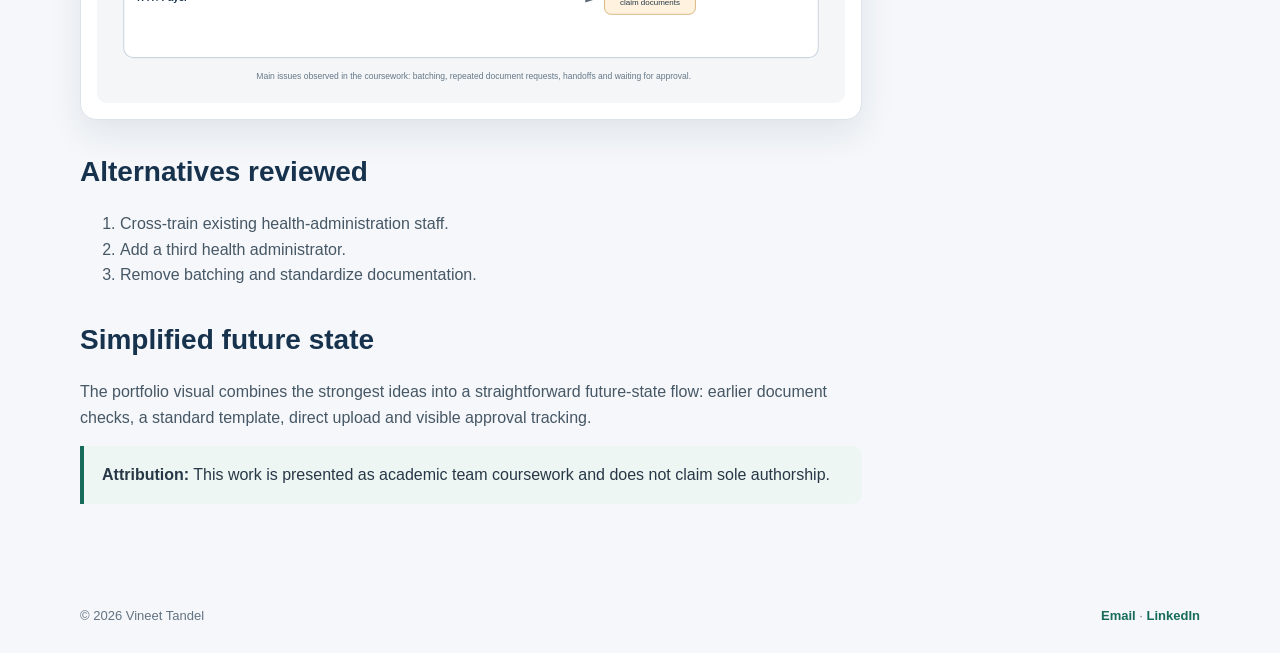
<file: projects/process-mapping.html>
<!doctype html><html lang="en"><head><meta charset="utf-8"><meta name="viewport" content="width=device-width,initial-scale=1"><title>Hospital Discharge Process Mapping | Vineet Tandel</title><link rel="stylesheet" href="../styles.css"></head><body><header class="site-header"><div class="container nav"><a class="brand" href="../index.html"><span class="mark">VT</span><span>Vineet Tandel</span></a><button class="menu" aria-expanded="false">Menu</button><ul class="links"><li><a href="../index.html#work">Portfolio</a></li><li><a href="../index.html#about">About</a></li><li><a href="../index.html#contact">Contact</a></li></ul></div></header><main><section class="project-hero"><div class="container"><div class="crumb"><a href="../index.html">Home</a> / Portfolio</div><div class="eyebrow">Academic team coursework</div><h1>Hospital Discharge Process Mapping</h1><p class="lead">Simplified current-state and future-state process views based on uploaded Bizagi coursework files.</p></div></section><section><div class="container project-layout"><article class="body"><div class="artifact"><img src="../assets/hospital_process_future.svg" alt="Hospital Discharge Process Mapping preview"></div><h2>Coursework scenario</h2><p>The original Bizagi files map a hospital discharge process involving the patient’s designated person, physician, assistance nurse, health administrators and a third-party payer.</p><h2>As-is observations</h2><ul><li>Separate GIPSA and non-GIPSA routes.</li><li>Batching of discharge documents.</li><li>Repeated requests for additional documents.</li><li>Multiple handoffs and waiting for payer approval.</li></ul><div class="artifact"><img src="../assets/hospital_process_as_is.svg" alt="Simplified as-is hospital discharge process"></div><h2>Alternatives reviewed</h2><ol><li>Cross-train existing health-administration staff.</li><li>Add a third health administrator.</li><li>Remove batching and standardize documentation.</li></ol><h2>Simplified future state</h2><p>The portfolio visual combines the strongest ideas into a straightforward future-state flow: earlier document checks, a standard template, direct upload and visible approval tracking.</p><div class="note"><strong>Attribution:</strong> This work is presented as academic team coursework and does not claim sole authorship.</div></article><aside class="side"><h3>Project overview</h3><ul class="meta"><li><strong>Type</strong><span>BPMN / process mapping</span></li><li><strong>Tools</strong><span>Bizagi Process Modeler</span></li><li><strong>Alternatives</strong><span>Cross-training, added capacity, removal of batching</span></li><li><strong>Label</strong><span>Academic team coursework</span></li></ul><div class="download-list"><a class="btn secondary" href="../index.html#work">← Back to portfolio</a></div></aside></div></section></main><footer class="site-footer"><div class="container footer"><span>© <span data-year></span> Vineet Tandel</span><span><a href="mailto:tandelvineet@gmail.com">Email</a> · <a href="https://www.linkedin.com/in/vineettandel/" target="_blank" rel="noopener noreferrer">LinkedIn</a></span></div></footer><script src="../script.js"></script></body></html>
</file>
<file: styles.css>
:root{--navy:#17324d;--ink:#273746;--muted:#637381;--line:#dce3e9;--bg:#f5f7fa;--teal:#176b5b;--soft:#edf2f6;--white:#fff;--shadow:0 14px 34px rgba(23,50,77,.09)}
*{box-sizing:border-box}html{scroll-behavior:smooth}body{margin:0;font-family:Arial,Helvetica,sans-serif;color:var(--ink);background:var(--bg);line-height:1.6}a{color:inherit}.container{width:min(1120px,calc(100% - 36px));margin:auto}.site-header{position:sticky;top:0;z-index:20;background:rgba(245,247,250,.96);border-bottom:1px solid var(--line);backdrop-filter:blur(12px)}.nav{min-height:70px;display:flex;align-items:center;justify-content:space-between;gap:20px}.brand{text-decoration:none;font-weight:800;color:var(--navy);display:flex;align-items:center;gap:10px}.mark{display:grid;place-items:center;width:38px;height:38px;border-radius:10px;background:var(--navy);color:#fff;font-size:13px}.links{display:flex;list-style:none;gap:22px;margin:0;padding:0}.links a{text-decoration:none;color:var(--muted);font-weight:700;font-size:14px}.links a:hover{color:var(--navy)}.menu{display:none;border:1px solid var(--line);background:#fff;border-radius:8px;padding:8px 10px}.hero{padding:86px 0 70px;background:linear-gradient(145deg,#eef3f7,#f8fafb)}.hero-grid{display:grid;grid-template-columns:1.25fr .75fr;gap:50px;align-items:center}.eyebrow{font-size:13px;letter-spacing:.11em;text-transform:uppercase;color:var(--teal);font-weight:800;margin-bottom:16px}h1,h2,h3{color:var(--navy);line-height:1.15;margin-top:0}h1{font-size:clamp(42px,6vw,70px);letter-spacing:-.045em;margin-bottom:20px}.lead{font-size:19px;color:var(--muted);max-width:720px}.actions{display:flex;gap:12px;flex-wrap:wrap;margin-top:28px}.btn{display:inline-flex;align-items:center;justify-content:center;text-decoration:none;border-radius:9px;padding:11px 16px;font-weight:800;border:1px solid transparent}.primary{background:var(--navy);color:#fff}.secondary{background:#fff;border-color:var(--line);color:var(--navy)}.profile-card{background:#fff;border:1px solid var(--line);border-radius:18px;padding:26px;box-shadow:var(--shadow)}.profile-card h2{font-size:25px}.profile-card p{color:var(--muted)}.tag-row{display:flex;gap:8px;flex-wrap:wrap}.tag{border:1px solid var(--line);border-radius:999px;padding:5px 10px;background:#fff;color:#556675;font-size:12px}.stats{display:grid;grid-template-columns:repeat(4,1fr);gap:14px;margin-top:34px}.stat{background:#fff;border:1px solid var(--line);border-radius:12px;padding:14px}.stat strong{display:block;color:var(--navy);font-size:21px}.stat span{font-size:12px;color:var(--muted)}section{padding:76px 0}.section-head{max-width:760px;margin-bottom:34px}.section-head h2{font-size:38px;margin-bottom:10px}.section-head p{color:var(--muted);margin:0}.grid{display:grid;grid-template-columns:repeat(2,minmax(0,1fr));gap:22px}.card{background:#fff;border:1px solid var(--line);border-radius:16px;overflow:hidden;box-shadow:0 8px 24px rgba(23,50,77,.05)}.card img{width:100%;height:245px;object-fit:cover;display:block;border-bottom:1px solid var(--line)}.card-body{padding:23px}.label{font-size:12px;text-transform:uppercase;letter-spacing:.08em;color:var(--teal);font-weight:800}.card h3{font-size:23px;margin:8px 0}.card p{color:var(--muted);margin:0 0 16px}.link{color:var(--teal);font-weight:800;text-decoration:none}.about{display:grid;grid-template-columns:.9fr 1.1fr;gap:35px}.panel{background:#fff;border:1px solid var(--line);border-radius:16px;padding:26px}.panel p{color:var(--muted)}.skills{display:grid;grid-template-columns:repeat(2,1fr);gap:14px}.skill{border:1px solid var(--line);border-radius:12px;padding:17px;background:#fff}.skill h3{font-size:16px;margin-bottom:7px}.skill p{font-size:14px;margin:0;color:var(--muted)}.contact{background:var(--navy);color:#fff}.contact h2{color:#fff}.contact p{color:#d4dde5}.site-footer{padding:26px 0;color:var(--muted);font-size:13px}.footer{display:flex;justify-content:space-between;gap:20px;flex-wrap:wrap}
/* project pages */.project-hero{padding:62px 0 45px;background:linear-gradient(145deg,#edf2f6,#f8fafb);border-bottom:1px solid var(--line)}.project-hero h1{font-size:clamp(36px,5vw,58px)}.crumb{font-size:13px;color:var(--muted);margin-bottom:16px}.crumb a{color:var(--teal)}.project-layout{display:grid;grid-template-columns:minmax(0,1fr) 300px;gap:38px;align-items:start}.artifact{background:#fff;border:1px solid var(--line);border-radius:16px;padding:16px;box-shadow:var(--shadow);margin-bottom:28px}.artifact img{display:block;width:100%;border-radius:10px}.body h2{font-size:28px;margin-top:36px}.body h2:first-of-type{margin-top:0}.body p,.body li{color:#465765}.side{position:sticky;top:92px;background:#fff;border:1px solid var(--line);border-radius:16px;padding:22px}.side h3{font-size:17px}.meta{list-style:none;margin:0;padding:0;display:grid;gap:12px}.meta strong{display:block;color:var(--navy);font-size:13px}.meta span{color:var(--muted);font-size:13px}.download-list{display:grid;gap:10px;margin-top:18px}.note{border-left:4px solid var(--teal);background:#edf6f3;padding:16px 18px;border-radius:0 10px 10px 0}.simple-table{width:100%;border-collapse:collapse;background:#fff}.simple-table th,.simple-table td{border:1px solid var(--line);padding:10px;text-align:left;vertical-align:top}.simple-table th{background:var(--navy);color:#fff}
@media(max-width:850px){.hero-grid,.about,.project-layout{grid-template-columns:1fr}.grid{grid-template-columns:1fr}.stats{grid-template-columns:repeat(2,1fr)}.side{position:static}.menu{display:block}.links{display:none;position:absolute;left:18px;right:18px;top:64px;background:#fff;border:1px solid var(--line);padding:16px;border-radius:12px;flex-direction:column}.links.open{display:flex}}@media(max-width:520px){.stats,.skills{grid-template-columns:1fr}.hero{padding-top:58px}.card img{height:200px}}

.btn{cursor:pointer;font-family:inherit;font-size:14px}
.background-section{background:#eef2f6}
.credential-grid{display:grid;grid-template-columns:repeat(2,minmax(0,1fr));gap:16px}
.credential{background:#fff;border:1px solid var(--line);border-radius:14px;padding:21px}
.credential span{display:block;color:var(--teal);font-size:12px;font-weight:800;text-transform:uppercase;letter-spacing:.06em;margin-bottom:7px}
.credential h3{font-size:19px;margin-bottom:7px}
.credential p{color:var(--muted);margin:0}
.contact-grid{display:grid;grid-template-columns:repeat(3,minmax(0,1fr));gap:14px}
.contact-card{display:block;text-decoration:none;background:rgba(255,255,255,.08);border:1px solid rgba(255,255,255,.18);border-radius:12px;padding:18px;transition:transform .18s ease,background .18s ease}
.contact-card:hover,.contact-card:focus{transform:translateY(-2px);background:rgba(255,255,255,.13)}
.contact-card span{display:block;color:#b9d0dc;font-size:12px;text-transform:uppercase;letter-spacing:.08em;font-weight:800;margin-bottom:5px}
.contact-card strong{color:#fff;font-size:15px;overflow-wrap:anywhere}
.copy-status{align-self:center;color:#d4dde5;font-size:13px;font-weight:700}
.site-footer a{color:var(--teal);font-weight:700;text-decoration:none}
.site-footer a:hover{text-decoration:underline}
@media(max-width:850px){.contact-grid{grid-template-columns:1fr}.credential-grid{grid-template-columns:1fr}}
</file>
